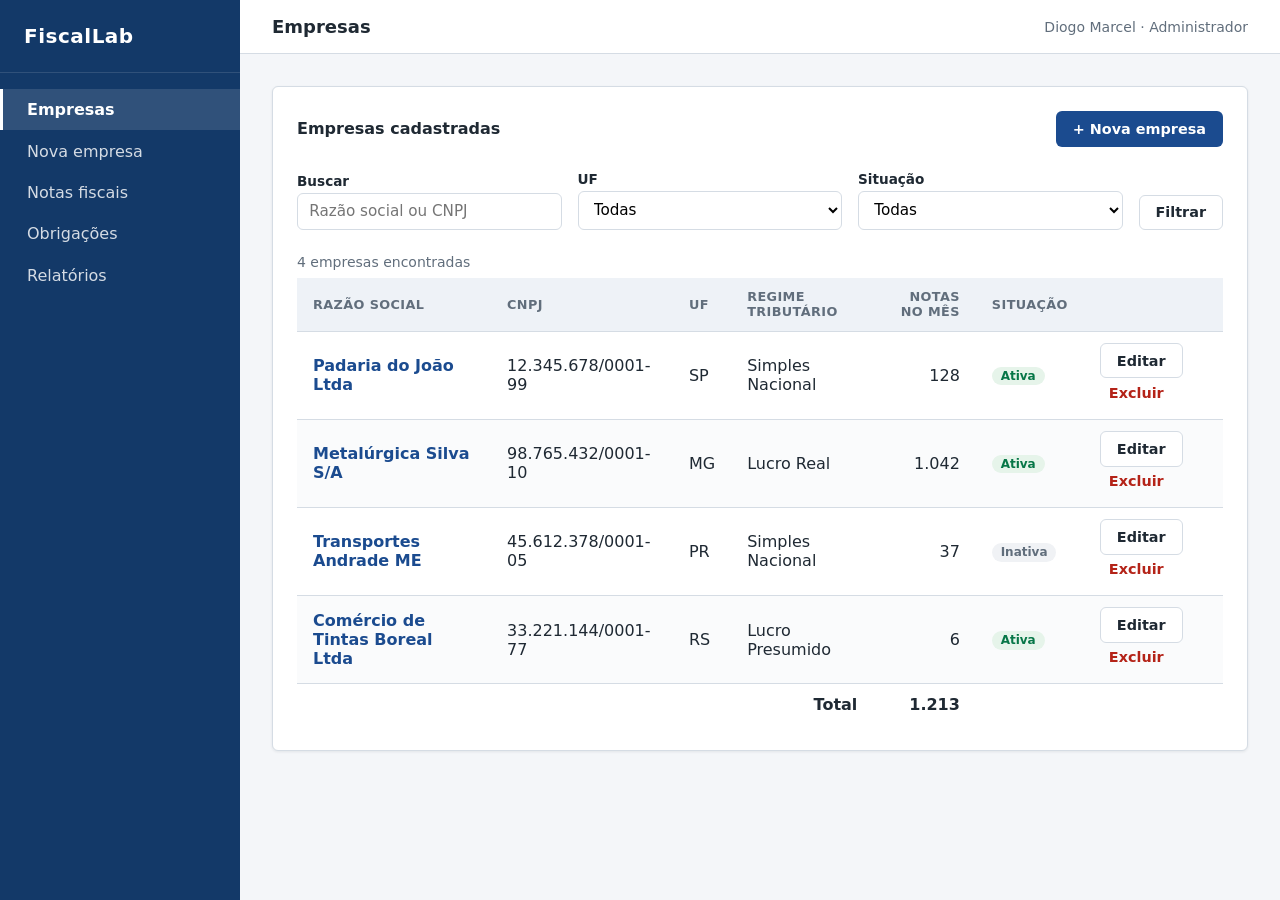
<file: semana-01/prototipo/index.html>
<!DOCTYPE html>
<!-- ============================================================
     FiscalLab — Semana 1 — Listagem de empresas (HTML estático)

     Ainda não existe servidor. Os dados abaixo estão escritos à mão
     no HTML de propósito: na Semana 5 este arquivo vira uma página
     Razor e o @foreach gera essas linhas a partir do banco.
     ============================================================ -->
<html lang="pt-BR">
<head>
  <!-- UTF-8 antes de qualquer texto, senão acentos quebram -->
  <meta charset="UTF-8">
  <!-- sem esta linha o celular renderiza a 980px e encolhe tudo -->
  <meta name="viewport" content="width=device-width, initial-scale=1.0">
  <title>Empresas · FiscalLab</title>
  <link rel="stylesheet" href="css/estilos.css">
</head>
<body>

  <!-- .pagina é o grid de 2 colunas x 2 linhas (ver CSS, bloco 3) -->
  <div class="pagina">

    <!-- ============ MENU LATERAL ============
         <nav> em vez de <div>: leitor de tela oferece
         "pular para a navegação". Semântica não é enfeite. -->
    <nav class="menu" aria-label="Navegação principal">
      <div class="menu__marca">FiscalLab</div>

      <!-- Menu é uma LISTA de links. O CSS tira as bolinhas. -->
      <ul class="menu__lista">
        <li>
          <!-- aria-current="page" diz ao leitor de tela qual é a página atual;
               a classe --ativo cuida da parte visual. Os dois são necessários. -->
          <a class="menu__link menu__link--ativo" href="index.html" aria-current="page">Empresas</a>
        </li>
        <li><a class="menu__link" href="cadastro.html">Nova empresa</a></li>
        <li><a class="menu__link" href="notas.html">Notas fiscais</a></li>
        <li><a class="menu__link" href="#">Obrigações</a></li>
        <li><a class="menu__link" href="#">Relatórios</a></li>
      </ul>
    </nav>

    <!-- ============ CABEÇALHO ============ -->
    <header class="cabecalho">
      <h1 class="cabecalho__titulo">Empresas</h1>
      <span class="cabecalho__usuario">Diogo Marcel · Administrador</span>
    </header>

    <!-- ============ CONTEÚDO ============
         <main>: um único por página. É o alvo do "pular para o conteúdo". -->
    <main class="conteudo">

      <section class="cartao">

        <div class="cartao__cabecalho">
          <h2 class="cartao__titulo">Empresas cadastradas</h2>
          <!-- Link estilizado de botão. Navegar = <a>. Só use <button>
               quando a ação NÃO é ir para outra URL. -->
          <a class="botao botao--primario" href="cadastro.html">+ Nova empresa</a>
        </div>

        <!-- ============ FILTRO ============
             method="get": filtro NÃO altera nada no servidor, então é GET.
             Consequência prática: os critérios vão na query string
             (?termo=padaria&uf=SP), a URL fica compartilhável e o F5
             não reenvia nada. Formulário que ALTERA dados usa POST.
             Na Semana 8 este mesmo form ganha hx-get e troca só o <tbody>. -->
        <form class="filtro" action="index.html" method="get">
          <div class="campo">
            <label class="campo__rotulo" for="termo">Buscar</label>
            <input class="campo__entrada" type="search" id="termo" name="termo"
                   placeholder="Razão social ou CNPJ">
          </div>

          <div class="campo">
            <label class="campo__rotulo" for="uf">UF</label>
            <select class="campo__entrada" id="uf" name="uf">
              <!-- value="" = "sem filtro". O texto é para o humano,
                   o value é o que chega ao servidor. -->
              <option value="">Todas</option>
              <option value="SP">São Paulo</option>
              <option value="MG">Minas Gerais</option>
              <option value="PR">Paraná</option>
              <option value="RS">Rio Grande do Sul</option>
            </select>
          </div>

          <div class="campo">
            <label class="campo__rotulo" for="situacao">Situação</label>
            <select class="campo__entrada" id="situacao" name="situacao">
              <option value="">Todas</option>
              <option value="ativa">Ativa</option>
              <option value="inativa">Inativa</option>
            </select>
          </div>

          <button class="botao botao--secundario" type="submit">Filtrar</button>
        </form>

        <!-- ============ TABELA ============
             Dado tabular => <table>. (Layout de página => Grid, nunca table.) -->
        <table class="tabela">
          <caption>4 empresas encontradas</caption>

          <!-- scope="col" informa ao leitor de tela que o <th> rotula a COLUNA -->
          <thead>
            <tr>
              <th scope="col">Razão social</th>
              <th scope="col">CNPJ</th>
              <th scope="col">UF</th>
              <th scope="col">Regime tributário</th>
              <th scope="col" class="numerico">Notas no mês</th>
              <th scope="col">Situação</th>
              <th scope="col"><span class="visualmente-oculto">Ações</span></th>
            </tr>
          </thead>

          <!-- ATENÇÃO: este <tbody> é o alvo do HTMX na Semana 8.
               hx-target="#lista-empresas" hx-swap="innerHTML" vai
               substituir exatamente estas linhas, sem recarregar a página. -->
          <tbody id="lista-empresas">
            <tr>
              <td><a href="detalhe.html">Padaria do João Ltda</a></td>
              <td>12.345.678/0001-99</td>
              <td>SP</td>
              <td>Simples Nacional</td>
              <td class="numerico">128</td>
              <td><span class="etiqueta etiqueta--ativa">Ativa</span></td>
              <td>
                <a class="botao botao--secundario" href="cadastro.html">Editar</a>
                <!-- type="button" é obrigatório: dentro de um <form>, um
                     <button> sem type vira submit. Fora dele não faz mal,
                     mas o hábito evita o bug clássico. -->
                <button class="botao botao--perigo" type="button">Excluir</button>
              </td>
            </tr>
            <tr>
              <td><a href="detalhe.html">Metalúrgica Silva S/A</a></td>
              <td>98.765.432/0001-10</td>
              <td>MG</td>
              <td>Lucro Real</td>
              <td class="numerico">1.042</td>
              <td><span class="etiqueta etiqueta--ativa">Ativa</span></td>
              <td>
                <a class="botao botao--secundario" href="cadastro.html">Editar</a>
                <button class="botao botao--perigo" type="button">Excluir</button>
              </td>
            </tr>
            <tr>
              <td><a href="detalhe.html">Transportes Andrade ME</a></td>
              <td>45.612.378/0001-05</td>
              <td>PR</td>
              <td>Simples Nacional</td>
              <td class="numerico">37</td>
              <td><span class="etiqueta etiqueta--inativa">Inativa</span></td>
              <td>
                <a class="botao botao--secundario" href="cadastro.html">Editar</a>
                <button class="botao botao--perigo" type="button">Excluir</button>
              </td>
            </tr>
            <tr>
              <td><a href="detalhe.html">Comércio de Tintas Boreal Ltda</a></td>
              <td>33.221.144/0001-77</td>
              <td>RS</td>
              <td>Lucro Presumido</td>
              <td class="numerico">6</td>
              <td><span class="etiqueta etiqueta--ativa">Ativa</span></td>
              <td>
                <a class="botao botao--secundario" href="cadastro.html">Editar</a>
                <button class="botao botao--perigo" type="button">Excluir</button>
              </td>
            </tr>
          </tbody>

          <!-- Total agregado da coluna "Notas no mês".
               colspan="4" pula Razão/CNPJ/UF/Regime; a célula com a soma
               fica sob "Notas no mês"; colspan="2" cobre Situação/Ações. -->
          <tfoot>
            <tr>
              <td colspan="4">Total</td>
              <td class="numerico">1.213</td>
              <td colspan="2"></td>
            </tr>
          </tfoot>
        </table>

      </section>
    </main>
  </div>

</body>
</html>
</file>
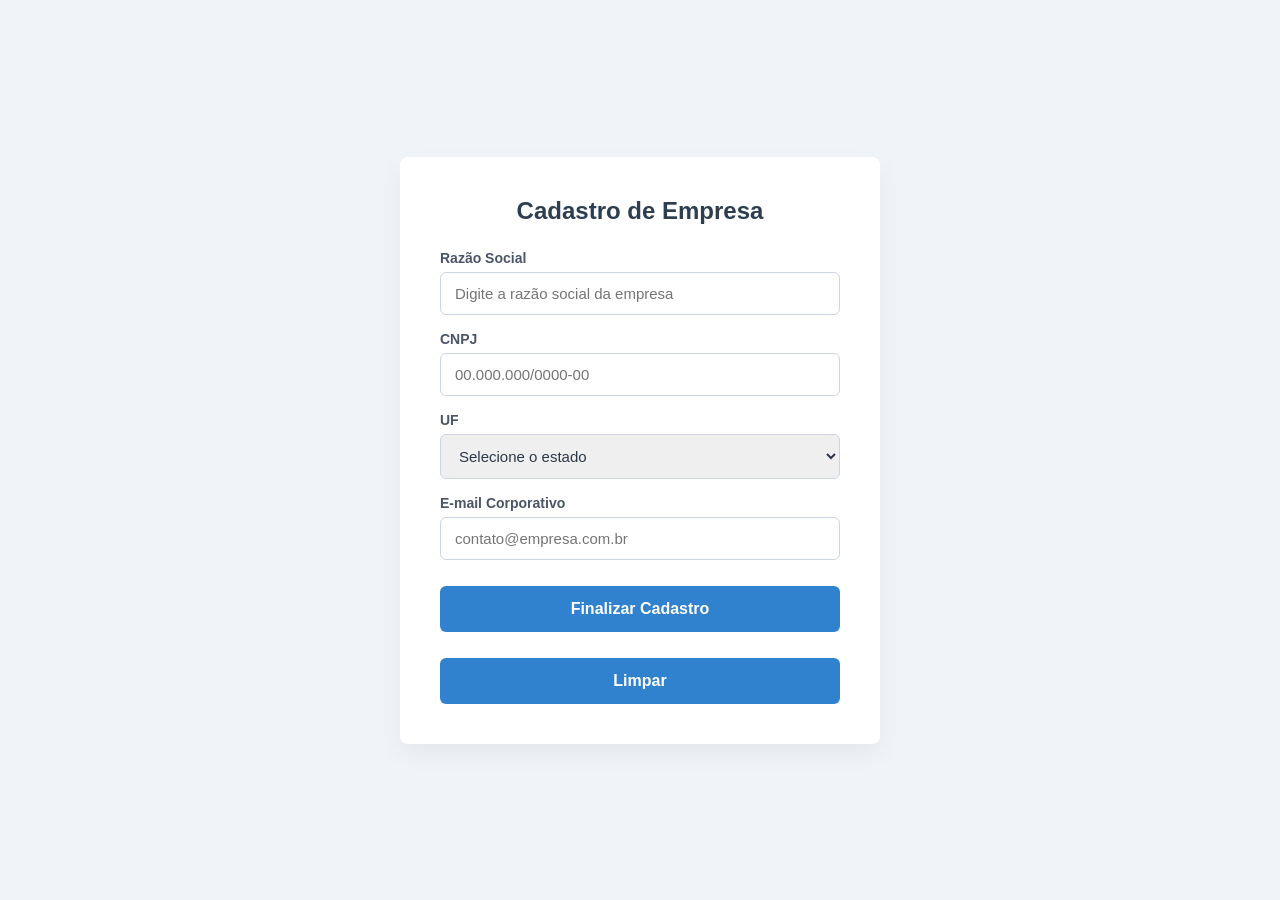
<file: semana-01/Exercícios/cadastro_empresa.html>
<!DOCTYPE html>
<html lang="pt-BR">
<head>
    <meta charset="UTF-8">
    <meta name="viewport" content="width=device-width, initial-scale=1.0">
    <title>Cadastro de Empresa</title>
    <style>
        /* Reset básico e tipografia */
        * {
            box-sizing: border-box;
            margin: 0;
            padding: 0;
            font-family: 'Segoe UI', Roboto, Helvetica, Arial, sans-serif;
        }

        /* Flexbox no Body para centralizar o formulário na tela */
        body {
            background-color: #f0f4f8;
            display: flex;
            justify-content: center;
            align-items: center;
            min-height: 100vh;
            padding: 20px;
        }

        /* Container do formulário também usa Flexbox */
        .form-container {
            background-color: #ffffff;
            padding: 40px;
            border-radius: 8px;
            box-shadow: 0 10px 25px rgba(0, 0, 0, 0.05);
            width: 100%;
            max-width: 480px;
            display: flex;
            flex-direction: column;
            gap: 25px; /* Espaçamento entre o título e o formulário */
        }

        .form-container h2 {
            color: #2c3e50;
            text-align: center;
            font-size: 24px;
        }

        /* O formulário em si usando Flexbox em coluna */
        form {
            display: flex;
            flex-direction: column;
            gap: 16px; /* Espaçamento uniforme entre os campos */
        }

        /* Cada grupo (label + input) em Flexbox */
        .form-group {
            display: flex;
            flex-direction: column;
            gap: 6px;
        }

        .form-group label {
            font-size: 14px;
            color: #4a5568;
            font-weight: 600;
        }

        .form-group input, 
        .form-group select {
            padding: 12px 14px;
            border: 1px solid #cbd5e0;
            border-radius: 6px;
            font-size: 15px;
            color: #2d3748;
            transition: all 0.2s ease;
        }

        .form-group input:focus, 
        .form-group select:focus {
            border-color: #3182ce;
            box-shadow: 0 0 0 3px rgba(49, 130, 206, 0.15);
            outline: none;
        }

        /* Estilização do botão */
        .btn-submit {
            background-color: #3182ce;
            color: white;
            border: none;
            padding: 14px;
            font-size: 16px;
            border-radius: 6px;
            cursor: pointer;
            font-weight: 600;
            margin-top: 10px;
            transition: background-color 0.2s ease;
        }

        .btn-submit:hover {
            background-color: #2b6cb0;
        }
    </style>
</head>
<body>

    <div class="form-container">
        <h2>Cadastro de Empresa</h2>
        
        <!-- O formulário aponta para httpbin.org, um serviço de testes que ecoa a requisição, 
             permitindo ver o POST real no DevTools e o resultado na tela. -->
        <form action="https://httpbin.org/post" method="POST">
            <div class="form-group">
                <label for="razao_social">Razão Social</label>
                <input type="text" id="razao_social" name="razao_social" required placeholder="Digite a razão social da empresa">
            </div>

            <div class="form-group">
                <label for="cnpj">CNPJ</label>
                <input type="text" id="cnpj" name="cnpj" required placeholder="00.000.000/0000-00">
            </div>

            <div class="form-group">
                <label for="uf">UF</label>
                <select id="uf" name="uf" required>
                    <option value="" disabled selected>Selecione o estado</option>
                    <option value="PR">Paraná (PR)</option>
                    <option value="SP">São Paulo (SP)</option>
                    <option value="RJ">Rio de Janeiro (RJ)</option>
                    <option value="MG">Minas Gerais (MG)</option>
                    <option value="SC">Santa Catarina (SC)</option>
                    <option value="RS">Rio Grande do Sul (RS)</option>
                    <!-- Simplificado para o exemplo -->
                </select>
            </div>

            <div class="form-group">
                <label for="email">E-mail Corporativo</label>
                <input type="email" id="email" name="email" required placeholder="contato@empresa.com.br">
            </div>

            <button type="submit" class="btn-submit">Finalizar Cadastro</button>
            <button type="button" class="btn-submit">Limpar</button>

        </form>
    </div>

</body>
</html>
</file>
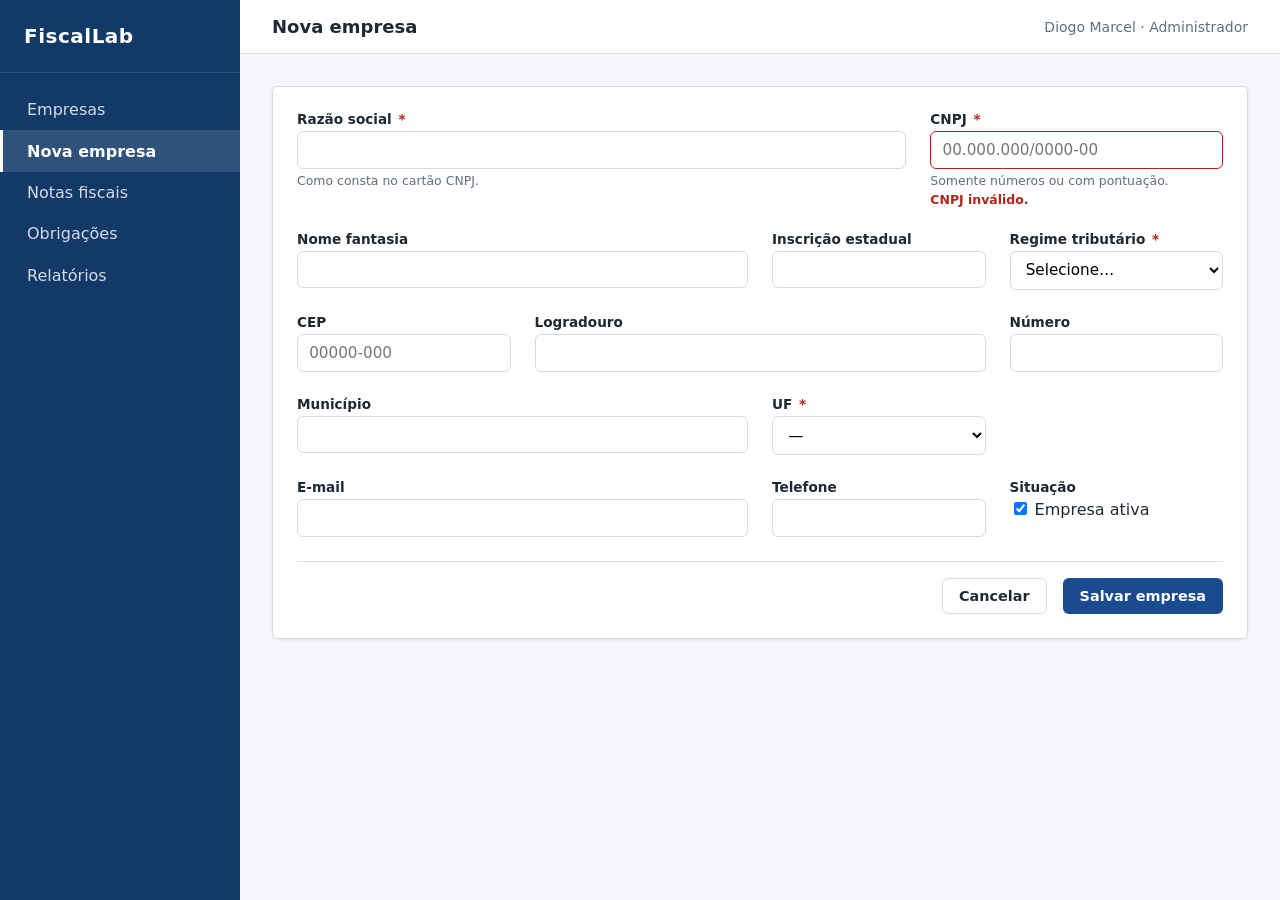
<file: semana-01/prototipo/cadastro.html>
<!DOCTYPE html>
<!-- ============================================================
     FiscalLab — Semana 1 — Cadastro de empresa (HTML estático)

     Este formulário não salva nada: não existe servidor ainda.
     Ao enviar, o navegador vai tentar POST em /empresas/criar e
     dará 404 — E ISSO É O EXERCÍCIO. Abra o DevTools → Network,
     envie, e observe a requisição que o <form> gerou: método,
     caminho, headers e o corpo com os campos.

     Na Semana 5 este arquivo vira Cadastro.cshtml, os `name`
     abaixo alimentam o model binding, e o handler OnPostAsync
     recebe uma instância de Empresa já preenchida.
     ============================================================ -->
<html lang="pt-BR">
<head>
  <meta charset="UTF-8">
  <meta name="viewport" content="width=device-width, initial-scale=1.0">
  <title>Nova empresa · FiscalLab</title>
  <link rel="stylesheet" href="css/estilos.css">
</head>
<body>

  <div class="pagina">

    <nav class="menu" aria-label="Navegação principal">
      <div class="menu__marca">FiscalLab</div>
      <ul class="menu__lista">
        <li><a class="menu__link" href="index.html">Empresas</a></li>
        <li><a class="menu__link menu__link--ativo" href="cadastro.html" aria-current="page">Nova empresa</a></li>
        <li><a class="menu__link" href="notas.html">Notas fiscais</a></li>
        <li><a class="menu__link" href="#">Obrigações</a></li>
        <li><a class="menu__link" href="#">Relatórios</a></li>
      </ul>
    </nav>

    <header class="cabecalho">
      <h1 class="cabecalho__titulo">Nova empresa</h1>
      <span class="cabecalho__usuario">Diogo Marcel · Administrador</span>
    </header>

    <main class="conteudo">
      <section class="cartao">

        <!-- ============ FORMULÁRIO ============
             action = para onde vai   |   method="post" porque ALTERA dados.

             Por que POST e não GET aqui:
               1. GET colocaria o CNPJ e o e-mail na URL (histórico, logs do
                  servidor, referer). Dado cadastral não vai em query string.
               2. GET deve ser "seguro" (não altera nada). Cadastrar altera.
               3. URL tem limite de tamanho; corpo de POST, na prática, não.

             Se houvesse upload de arquivo (XML da NF-e), acrescentaria
             enctype="multipart/form-data". -->
        <form class="formulario" action="/empresas/criar" method="post">

          <!-- Campo hidden: invisível na tela, MAS ENVIADO ao servidor.
               É exatamente a "terceira forma de simular estado" da Teoria 1:
               o servidor não lembra qual registro está sendo editado, então
               o próprio HTML carrega essa informação de volta a cada envio.
               Vazio = criação; preenchido = edição. -->
          <input type="hidden" name="id" value="">

          <!-- ---------- Identificação ---------- -->

          <!-- .campo--8 => ocupa 8 das 12 colunas do grid do formulário -->
          <div class="campo campo--8">
            <!-- for="razaoSocial" aponta para o id do input:
                 clicar no texto foca o campo e o leitor de tela anuncia o rótulo. -->
            <label class="campo__rotulo" for="razaoSocial">
              Razão social <span class="campo__obrigatorio" aria-hidden="true">*</span>
            </label>
            <!-- name="razaoSocial"  -> chave que chega ao servidor
                 id="razaoSocial"    -> identificador na página (label/CSS/JS)
                 maxlength           -> limite no cliente; o servidor REVALIDA -->
            <input class="campo__entrada" type="text"
                   id="razaoSocial" name="razaoSocial"
                   maxlength="120" required
                   autocomplete="organization">
            <span class="campo__ajuda">Como consta no cartão CNPJ.</span>
          </div>

          <div class="campo campo--4">
            <label class="campo__rotulo" for="cnpj">
              CNPJ <span class="campo__obrigatorio" aria-hidden="true">*</span>
            </label>
            <!-- inputmode="numeric" => teclado numérico no celular, sem impedir
                 colar texto formatado.
                 pattern => validação de FORMATO no navegador. NÃO valida o
                 dígito verificador — isso é regra de negócio e fica no servidor
                 (você escreve na Semana 2). -->
            <input class="campo__entrada campo__entrada--erro" type="text"
                   id="cnpj" name="cnpj"
                   inputmode="numeric"
                   pattern="\d{2}\.?\d{3}\.?\d{3}/?\d{4}-?\d{2}"
                   placeholder="00.000.000/0000-00" required
                   aria-invalid="true"
                   aria-describedby="ajuda-cnpj erro-cnpj">
            <!-- A classe --erro pinta a borda de vermelho: isso é para quem
                 ENXERGA. Para o leitor de tela quem faz o trabalho é o par:
                 aria-invalid="true"  => anuncia o campo como "inválido";
                 aria-describedby     => aceita LISTA separada por espaço, então
                                         lê a ajuda E a mensagem de erro.
                 Sem os dois, o campo continua "válido e sem erro" no leitor.
                 Na Semana 8 o HTMX devolve este fragmento no blur do campo —
                 e o HTML gerado no servidor precisa destes mesmos atributos. -->
            <span class="campo__ajuda" id="ajuda-cnpj">Somente números ou com pontuação.</span>
            <!-- Estado de erro: na Semana 5 quem decide exibir é o servidor. -->
            <span class="campo__erro" id="erro-cnpj">CNPJ inválido.</span>
          </div>

          <div class="campo campo--6">
            <label class="campo__rotulo" for="nomeFantasia">Nome fantasia</label>
            <input class="campo__entrada" type="text"
                   id="nomeFantasia" name="nomeFantasia" maxlength="120">
          </div>

          <div class="campo campo--3">
            <label class="campo__rotulo" for="inscricaoEstadual">Inscrição estadual</label>
            <input class="campo__entrada" type="text"
                   id="inscricaoEstadual" name="inscricaoEstadual" maxlength="20">
          </div>

          <div class="campo campo--3">
            <label class="campo__rotulo" for="regimeTributario">
              Regime tributário <span class="campo__obrigatorio" aria-hidden="true">*</span>
            </label>
            <select class="campo__entrada" id="regimeTributario" name="regimeTributario" required>
              <option value="">Selecione…</option>
              <option value="1">Simples Nacional</option>
              <option value="2">Lucro Presumido</option>
              <option value="3">Lucro Real</option>
            </select>
          </div>

          <!-- ---------- Endereço ----------
               Na Semana 6 este bloco inteiro vira a Partial View
               _BlocoEndereco: é HTML repetido que recebe dados prontos
               da página — critério exato de Partial View. -->

          <div class="campo campo--3">
            <label class="campo__rotulo" for="cep">CEP</label>
            <input class="campo__entrada" type="text"
                   id="cep" name="cep" inputmode="numeric"
                   placeholder="00000-000" maxlength="9"
                   autocomplete="postal-code">
          </div>

          <div class="campo campo--6">
            <label class="campo__rotulo" for="logradouro">Logradouro</label>
            <input class="campo__entrada" type="text"
                   id="logradouro" name="logradouro" maxlength="150"
                   autocomplete="street-address">
          </div>

          <div class="campo campo--3">
            <label class="campo__rotulo" for="numero">Número</label>
            <input class="campo__entrada" type="text" id="numero" name="numero" maxlength="10">
          </div>

          <div class="campo campo--6">
            <label class="campo__rotulo" for="municipio">Município</label>
            <input class="campo__entrada" type="text" id="municipio" name="municipio" maxlength="100">
          </div>

          <div class="campo campo--3">
            <label class="campo__rotulo" for="ufEmpresa">
              UF <span class="campo__obrigatorio" aria-hidden="true">*</span>
            </label>
            <select class="campo__entrada" id="ufEmpresa" name="uf" required>
              <option value="">—</option>
              <option value="MG">MG</option>
              <option value="PR">PR</option>
              <option value="RS">RS</option>
              <option value="SC">SC</option>
              <option value="SP">SP</option>
            </select>
          </div>

          <!-- ---------- Contato ---------- -->

          <div class="campo campo--6">
            <label class="campo__rotulo" for="email">E-mail</label>
            <!-- type="email" faz o navegador checar o formato e trocar
                 o teclado do celular. Não garante que o e-mail exista. -->
            <input class="campo__entrada" type="email"
                   id="email" name="email" maxlength="120"
                   autocomplete="email">
          </div>

          <div class="campo campo--3">
            <label class="campo__rotulo" for="telefone">Telefone</label>
            <input class="campo__entrada" type="tel"
                   id="telefone" name="telefone" maxlength="20">
          </div>

          <!-- PEGADINHA CLÁSSICA: checkbox desmarcado NÃO é enviado.
               O servidor não recebe "ativa=false"; ele não recebe "ativa"
               nenhum. Quem trata isso é o model binding do ASP.NET Core
               (bool não enviado => false). Em Razor Pages, o Tag Helper
               asp-for gera um <input type="hidden" value="false"> junto,
               exatamente por causa disso. -->
          <div class="campo campo--3">
            <label class="campo__rotulo" for="ativa">Situação</label>
            <label>
              <input type="checkbox" id="ativa" name="ativa" value="true" checked>
              Empresa ativa
            </label>
            <input type="hidden" name="ativa" value="false">
          </div>

          <!-- ---------- Ações ---------- -->
          <div class="formulario__acoes">
            <a class="botao botao--secundario" href="index.html">Cancelar</a>
            <!-- type="submit" explícito: é o que dispara a requisição HTTP -->
            <button class="botao botao--primario" type="submit">Salvar empresa</button>
          </div>

        </form>
      </section>
    </main>
  </div>

</body>
</html>
</file>
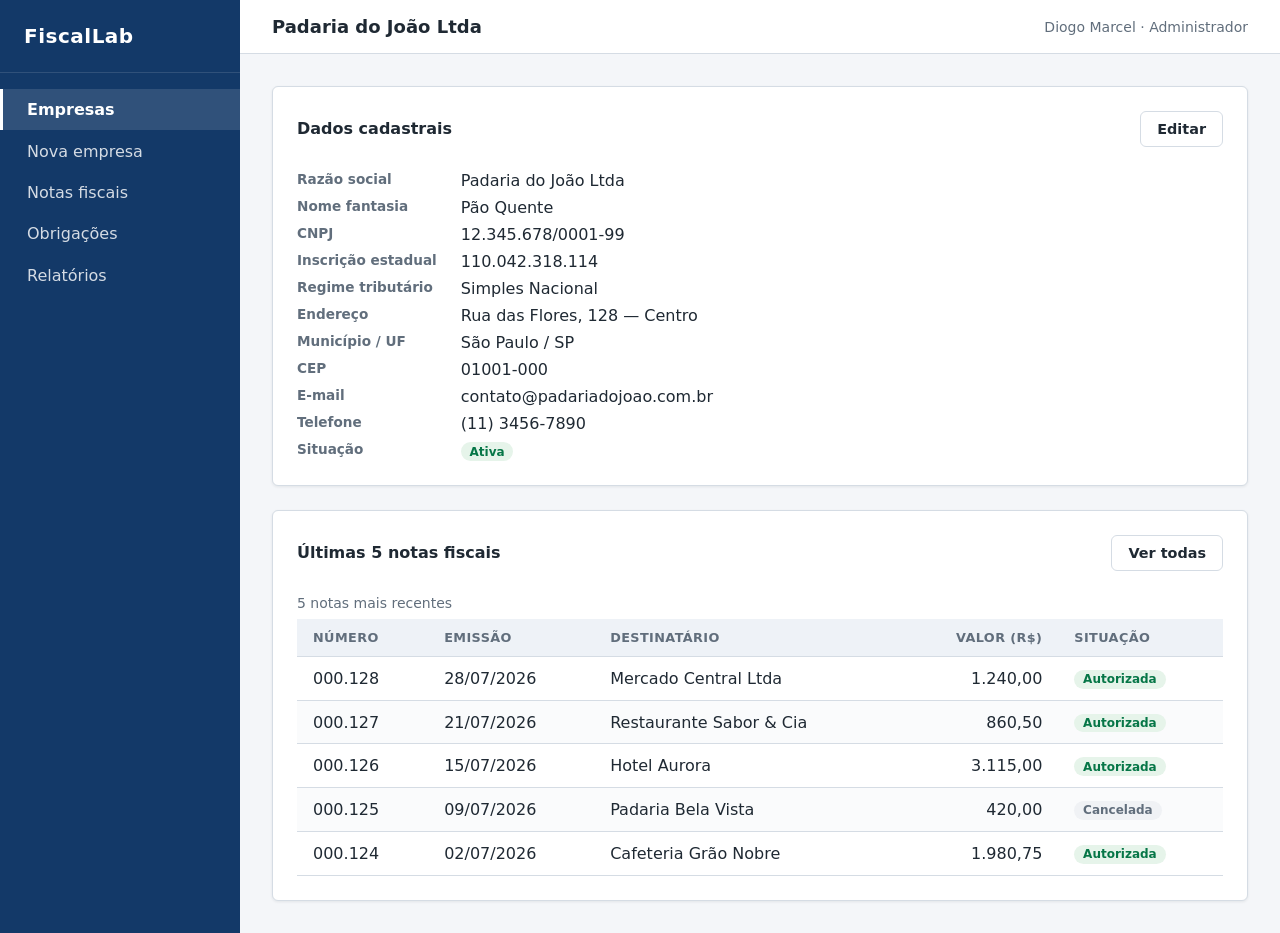
<file: semana-01/prototipo/detalhe.html>
<!DOCTYPE html>
<!-- ============================================================
     FiscalLab — Semana 1 — Detalhe da empresa (HTML estático)

     Duas colunas de dados (rótulo à esquerda, valor à direita)
     com CSS Grid + tabela com as últimas 5 notas fiscais dela.
     Reaproveita .cartao, .tabela, .etiqueta. A única classe nova
     (.dados) existe porque o layout de 2 colunas precisa de um grid.
     ============================================================ -->
<html lang="pt-BR">
<head>
  <meta charset="UTF-8">
  <meta name="viewport" content="width=device-width, initial-scale=1.0">
  <title>Padaria do João Ltda · FiscalLab</title>
  <link rel="stylesheet" href="css/estilos.css">
</head>
<body>

  <div class="pagina">

    <nav class="menu" aria-label="Navegação principal">
      <div class="menu__marca">FiscalLab</div>
      <ul class="menu__lista">
        <li><a class="menu__link menu__link--ativo" href="index.html" aria-current="page">Empresas</a></li>
        <li><a class="menu__link" href="cadastro.html">Nova empresa</a></li>
        <li><a class="menu__link" href="notas.html">Notas fiscais</a></li>
        <li><a class="menu__link" href="#">Obrigações</a></li>
        <li><a class="menu__link" href="#">Relatórios</a></li>
      </ul>
    </nav>

    <header class="cabecalho">
      <h1 class="cabecalho__titulo">Padaria do João Ltda</h1>
      <span class="cabecalho__usuario">Diogo Marcel · Administrador</span>
    </header>

    <main class="conteudo">

      <!-- ============ DADOS DA EMPRESA ============ -->
      <section class="cartao">
        <div class="cartao__cabecalho">
          <h2 class="cartao__titulo">Dados cadastrais</h2>
          <a class="botao botao--secundario" href="cadastro.html">Editar</a>
        </div>

        <!-- <dl>: lista de pares rótulo/valor. Semanticamente correto
             para dados de descrição. O grid põe dt e dd lado a lado. -->
        <dl class="dados">
          <dt>Razão social</dt>          <dd>Padaria do João Ltda</dd>
          <dt>Nome fantasia</dt>         <dd>Pão Quente</dd>
          <dt>CNPJ</dt>                  <dd>12.345.678/0001-99</dd>
          <dt>Inscrição estadual</dt>    <dd>110.042.318.114</dd>
          <dt>Regime tributário</dt>     <dd>Simples Nacional</dd>
          <dt>Endereço</dt>             <dd>Rua das Flores, 128 — Centro</dd>
          <dt>Município / UF</dt>        <dd>São Paulo / SP</dd>
          <dt>CEP</dt>                   <dd>01001-000</dd>
          <dt>E-mail</dt>                <dd>contato@padariadojoao.com.br</dd>
          <dt>Telefone</dt>             <dd>(11) 3456-7890</dd>
          <dt>Situação</dt>             <dd><span class="etiqueta etiqueta--ativa">Ativa</span></dd>
        </dl>
      </section>

      <!-- ============ ÚLTIMAS NOTAS ============ -->
      <section class="cartao">
        <div class="cartao__cabecalho">
          <h2 class="cartao__titulo">Últimas 5 notas fiscais</h2>
          <a class="botao botao--secundario" href="notas.html">Ver todas</a>
        </div>

        <table class="tabela">
          <caption>5 notas mais recentes</caption>
          <thead>
            <tr>
              <th scope="col">Número</th>
              <th scope="col">Emissão</th>
              <th scope="col">Destinatário</th>
              <th scope="col" class="numerico">Valor (R$)</th>
              <th scope="col">Situação</th>
            </tr>
          </thead>
          <tbody>
            <tr>
              <td>000.128</td>
              <td>28/07/2026</td>
              <td>Mercado Central Ltda</td>
              <td class="numerico">1.240,00</td>
              <td><span class="etiqueta etiqueta--ativa">Autorizada</span></td>
            </tr>
            <tr>
              <td>000.127</td>
              <td>21/07/2026</td>
              <td>Restaurante Sabor & Cia</td>
              <td class="numerico">860,50</td>
              <td><span class="etiqueta etiqueta--ativa">Autorizada</span></td>
            </tr>
            <tr>
              <td>000.126</td>
              <td>15/07/2026</td>
              <td>Hotel Aurora</td>
              <td class="numerico">3.115,00</td>
              <td><span class="etiqueta etiqueta--ativa">Autorizada</span></td>
            </tr>
            <tr>
              <td>000.125</td>
              <td>09/07/2026</td>
              <td>Padaria Bela Vista</td>
              <td class="numerico">420,00</td>
              <td><span class="etiqueta etiqueta--inativa">Cancelada</span></td>
            </tr>
            <tr>
              <td>000.124</td>
              <td>02/07/2026</td>
              <td>Cafeteria Grão Nobre</td>
              <td class="numerico">1.980,75</td>
              <td><span class="etiqueta etiqueta--ativa">Autorizada</span></td>
            </tr>
          </tbody>
        </table>
      </section>

    </main>
  </div>

</body>
</html>
</file>
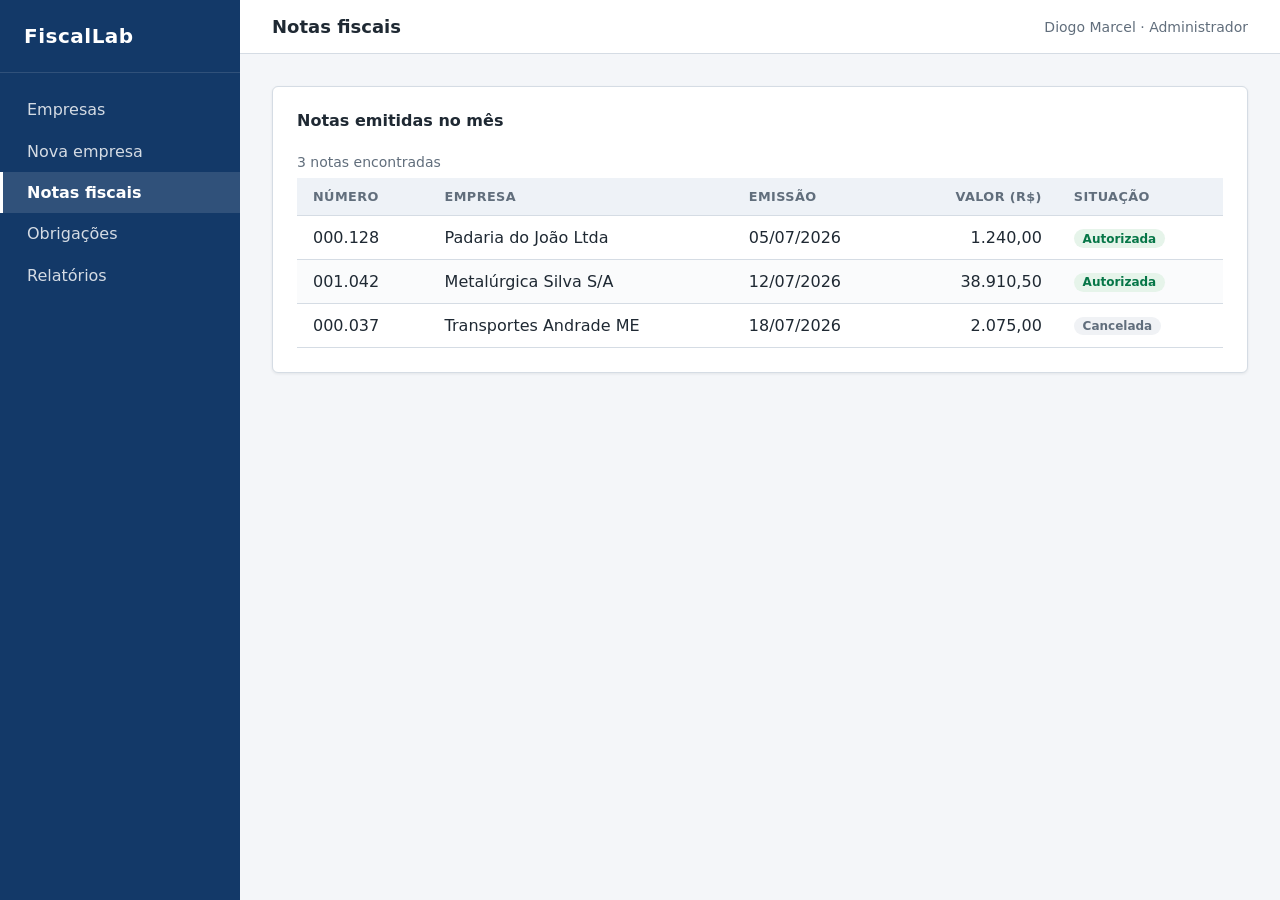
<file: semana-01/prototipo/notas.html>
<!DOCTYPE html>
<!-- ============================================================
     FiscalLab — Semana 1 — Notas fiscais (HTML estático)
     Cópia enxuta do index.html: mesmo shell (menu + cabeçalho +
     cartão), com o item "Notas fiscais" ativo no menu.
     ============================================================ -->
<html lang="pt-BR">
<head>
  <meta charset="UTF-8">
  <meta name="viewport" content="width=device-width, initial-scale=1.0">
  <title>Notas fiscais · FiscalLab</title>
  <link rel="stylesheet" href="css/estilos.css">
</head>
<body>

  <div class="pagina">

    <nav class="menu" aria-label="Navegação principal">
      <div class="menu__marca">FiscalLab</div>
      <ul class="menu__lista">
        <!-- "Empresas" agora INATIVO: sem --ativo e sem aria-current -->
        <li><a class="menu__link" href="index.html">Empresas</a></li>
        <li><a class="menu__link" href="cadastro.html">Nova empresa</a></li>
        <!-- "Notas fiscais" ATIVO: classe --ativo + aria-current="page" -->
        <li><a class="menu__link menu__link--ativo" href="notas.html" aria-current="page">Notas fiscais</a></li>
        <li><a class="menu__link" href="#">Obrigações</a></li>
        <li><a class="menu__link" href="#">Relatórios</a></li>
      </ul>
    </nav>

    <header class="cabecalho">
      <h1 class="cabecalho__titulo">Notas fiscais</h1>
      <span class="cabecalho__usuario">Diogo Marcel · Administrador</span>
    </header>

    <main class="conteudo">
      <section class="cartao">

        <div class="cartao__cabecalho">
          <h2 class="cartao__titulo">Notas emitidas no mês</h2>
        </div>

        <table class="tabela">
          <caption>3 notas encontradas</caption>
          <thead>
            <tr>
              <th scope="col">Número</th>
              <th scope="col">Empresa</th>
              <th scope="col">Emissão</th>
              <th scope="col" class="numerico">Valor (R$)</th>
              <th scope="col">Situação</th>
            </tr>
          </thead>
          <tbody>
            <tr>
              <td>000.128</td>
              <td>Padaria do João Ltda</td>
              <td>05/07/2026</td>
              <td class="numerico">1.240,00</td>
              <td><span class="etiqueta etiqueta--ativa">Autorizada</span></td>
            </tr>
            <tr>
              <td>001.042</td>
              <td>Metalúrgica Silva S/A</td>
              <td>12/07/2026</td>
              <td class="numerico">38.910,50</td>
              <td><span class="etiqueta etiqueta--ativa">Autorizada</span></td>
            </tr>
            <tr>
              <td>000.037</td>
              <td>Transportes Andrade ME</td>
              <td>18/07/2026</td>
              <td class="numerico">2.075,00</td>
              <td><span class="etiqueta etiqueta--inativa">Cancelada</span></td>
            </tr>
          </tbody>
        </table>

      </section>
    </main>
  </div>

</body>
</html>
</file>
<file: semana-01/prototipo/css/estilos.css>
/* ============================================================
   FiscalLab — protótipo estático (Semana 1)
   CSS puro, sem framework. Cada bloco comentado com o "porquê".
   ============================================================ */

/* ------------------------------------------------------------
   1. VARIÁVEIS (custom properties)
   Definidas em :root (o <html>), visíveis na página inteira.
   Trocar o tema = editar aqui, nada mais.
   ------------------------------------------------------------ */
:root {
  --cor-primaria: #1b4b8f;
  --cor-primaria-escura: #133968;
  --cor-texto: #1f2933;
  --cor-texto-suave: #616e7c;
  --cor-borda: #d5dce4;
  --cor-fundo: #f4f6f9;
  --cor-superficie: #ffffff;
  --cor-erro: #b42318;
  --cor-sucesso: #067647;

  --espaco-xs: 0.25rem;
  --espaco-sm: 0.5rem;
  --espaco-md: 1rem;
  --espaco-lg: 1.5rem;
  --espaco-xl: 2rem;

  --raio: 6px;
  --sombra: 0 1px 3px rgba(16, 24, 40, 0.08);
}

/* ------------------------------------------------------------
   2. RESET
   box-sizing: border-box em tudo — width passa a incluir
   padding e borda. Sem isso, todo cálculo de largura mente.
   ------------------------------------------------------------ */
*,
*::before,
*::after {
  box-sizing: border-box;
}

body {
  margin: 0;
  /* font-family herda para a página inteira (Teoria 3, herança) */
  font-family: "Segoe UI", system-ui, -apple-system, sans-serif;
  font-size: 1rem;
  color: var(--cor-texto);
  background-color: var(--cor-fundo);
}

/* ------------------------------------------------------------
   3. LAYOUT GERAL — CSS GRID
   Duas dimensões (linhas E colunas) => Grid, não Flexbox.
   grid-template-areas desenha o layout em ASCII: legível e
   fácil de reorganizar no @media do fim do arquivo.
   ------------------------------------------------------------ */
.pagina {
  display: grid;
  grid-template-columns: 240px 1fr;   /* menu fixo | conteúdo elástico */
  grid-template-rows: auto 1fr;       /* cabeçalho | corpo que estica */
  grid-template-areas:
    "menu cabecalho"
    "menu conteudo";
  min-height: 100vh;                  /* ocupa pelo menos a tela toda */
}

.menu      { grid-area: menu; }
.cabecalho { grid-area: cabecalho; }
/* O espaçamento entre os cartões é responsabilidade do PAI, não de cada
   filho. Uma regra aqui vale para qualquer quantidade de cartões, em
   qualquer página — e dispensa margin/style= no elemento. */
.conteudo  {
  grid-area: conteudo;
  padding: var(--espaco-xl);
  display: flex;
  flex-direction: column;
  gap: var(--espaco-lg);
}

/* ------------------------------------------------------------
   4. MENU LATERAL — FLEXBOX
   Uma dimensão (itens empilhados na vertical) => Flexbox.
   Grid por fora, Flexbox por dentro.
   ------------------------------------------------------------ */
.menu {
  display: flex;
  flex-direction: column;   /* eixo principal passa a ser o VERTICAL */
  background-color: var(--cor-primaria-escura);
  color: #fff;
  padding: var(--espaco-lg) 0;
}

.menu__marca {
  font-size: 1.25rem;
  font-weight: 700;
  letter-spacing: 0.5px;
  padding: 0 var(--espaco-lg) var(--espaco-lg);
  border-bottom: 1px solid rgba(255, 255, 255, 0.12);
  margin-bottom: var(--espaco-md);
}

.menu__lista {
  list-style: none;   /* remove as bolinhas do <ul> */
  margin: 0;
  padding: 0;
}

.menu__link {
  display: block;                    /* ocupa a linha toda => área de clique maior */
  padding: 0.7rem var(--espaco-lg);
  color: rgba(255, 255, 255, 0.82);
  text-decoration: none;
  border-left: 3px solid transparent; /* reservado, para o item ativo não "pular" */
}

.menu__link:hover {
  background-color: rgba(255, 255, 255, 0.08);
  color: #fff;
}

/* Estado ativo: aplicado no HTML da página correspondente.
   Na Semana 5 o Razor gera isso; aqui é manual, de propósito. */
.menu__link--ativo {
  background-color: rgba(255, 255, 255, 0.12);
  border-left-color: #ffffff;
  color: #fff;
  font-weight: 600;
}

/* Acessibilidade: foco de teclado sempre visível.
   Nunca use `outline: none` sem colocar outro indicador. */
.menu__link:focus-visible,
a:focus-visible,
button:focus-visible,
input:focus-visible,
select:focus-visible {
  outline: 2px solid #f5a623;
  outline-offset: 2px;
}

/* ------------------------------------------------------------
   5. CABEÇALHO
   Título à esquerda, usuário à direita:
   justify-content: space-between no eixo principal (horizontal).
   ------------------------------------------------------------ */
.cabecalho {
  display: flex;
  align-items: center;              /* centraliza no eixo cruzado (vertical) */
  justify-content: space-between;
  gap: var(--espaco-md);
  padding: var(--espaco-md) var(--espaco-xl);
  background-color: var(--cor-superficie);
  border-bottom: 1px solid var(--cor-borda);
}

.cabecalho__titulo {
  margin: 0;
  font-size: 1.125rem;
  font-weight: 600;
}

.cabecalho__usuario {
  color: var(--cor-texto-suave);
  font-size: 0.875rem;
}

/* ------------------------------------------------------------
   6. CARTÃO (superfície branca que envolve blocos de conteúdo)
   ------------------------------------------------------------ */
.cartao {
  background-color: var(--cor-superficie);
  border: 1px solid var(--cor-borda);
  border-radius: var(--raio);
  box-shadow: var(--sombra);
  padding: var(--espaco-lg);
}

.cartao__cabecalho {
  display: flex;
  align-items: center;
  justify-content: space-between;
  gap: var(--espaco-md);
  margin-bottom: var(--espaco-lg);
}

.cartao__titulo {
  margin: 0;
  font-size: 1rem;
  font-weight: 600;
}

/* ------------------------------------------------------------
   7. BOTÕES
   ------------------------------------------------------------ */
.botao {
  display: inline-flex;
  align-items: center;
  gap: var(--espaco-sm);
  padding: 0.55rem 1rem;
  border: 1px solid transparent;
  border-radius: var(--raio);
  font-size: 0.9rem;
  font-weight: 600;
  font-family: inherit;   /* <button> NÃO herda a fonte sozinho */
  cursor: pointer;
  text-decoration: none;  /* para quando o "botão" é um <a> */
}

.botao--primario {
  background-color: var(--cor-primaria);
  color: #fff;
}
.botao--primario:hover { background-color: var(--cor-primaria-escura); }

.botao--secundario {
  background-color: var(--cor-superficie);
  border-color: var(--cor-borda);
  color: var(--cor-texto);
}
.botao--secundario:hover { background-color: var(--cor-fundo); }

.botao--perigo {
  background-color: transparent;
  color: var(--cor-erro);
  border-color: transparent;
  padding: 0.35rem 0.5rem;
}
.botao--perigo:hover { background-color: #fdecea; }

/* ------------------------------------------------------------
   8. TABELA
   <thead>/<tbody> separados de propósito: na Semana 8 o HTMX
   troca SÓ o <tbody> ao filtrar/paginar.
   ------------------------------------------------------------ */
.tabela {
  width: 100%;
  border-collapse: collapse;  /* junta as bordas das células numa só linha */
}

.tabela caption {
  text-align: left;
  color: var(--cor-texto-suave);
  font-size: 0.875rem;
  padding-bottom: var(--espaco-sm);
}

.tabela th,
.tabela td {
  text-align: left;
  padding: 0.7rem var(--espaco-md);
  border-bottom: 1px solid var(--cor-borda);
}

.tabela thead th {
  background-color: #eef2f7;
  font-size: 0.8rem;
  text-transform: uppercase;
  letter-spacing: 0.4px;
  color: var(--cor-texto-suave);
}

/* Link de texto na tabela (razão social => detalhe).
   :not(.botao) evita pegar os links estilizados como botão. */
.tabela td a:not(.botao) {
  color: var(--cor-primaria);
  font-weight: 600;
  text-decoration: none;
}
.tabela td a:not(.botao):hover { text-decoration: underline; }

/* Zebra: seletor estrutural, sem precisar de classe em cada <tr> */
.tabela tbody tr:nth-child(even) { background-color: #fafbfc; }
.tabela tbody tr:hover           { background-color: #eef4fc; }

/* Rodapé da tabela: total agregado, à direita e em negrito. */
.tabela tfoot td {
  text-align: right;
  font-weight: 700;
  border-bottom: none;
}

/* Números alinhados à direita e com largura fixa por dígito:
   as vírgulas ficam alinhadas na vertical. Detalhe que separa
   tela amadora de tela profissional em sistema fiscal. */
.tabela .numerico {
  text-align: right;
  font-variant-numeric: tabular-nums;
}

/* Texto lido pelo leitor de tela, invisível na tela.
   Não use `display: none` para isso — isso REMOVE do leitor também. */
.visualmente-oculto {
  position: absolute;
  width: 1px;
  height: 1px;
  padding: 0;
  margin: -1px;
  overflow: hidden;
  clip: rect(0, 0, 0, 0);
  white-space: nowrap;
  border: 0;
}

/* ------------------------------------------------------------
   8b. LISTA DE DADOS (detalhe da empresa)
   <dl> em grid de 2 colunas: rótulo à esquerda, valor à direita.
   grid-template-columns em duas trilhas => rótulo e valor de cada
   par ficam na MESMA linha, sem markup extra por par.
   ------------------------------------------------------------ */
.dados {
  display: grid;
  grid-template-columns: max-content 1fr;  /* rótulo justo | valor elástico */
  gap: var(--espaco-sm) var(--espaco-lg);
  margin: 0;
}

.dados dt {
  color: var(--cor-texto-suave);
  font-size: 0.85rem;
  font-weight: 600;
}

/* Alinhado à ESQUERDA: alinhamento à direita só ajuda em coluna de
   números (casa as casas decimais). Aqui é texto — à direita o valor
   fica colado na borda e o olho tem que atravessar espaço vazio. */
.dados dd {
  margin: 0;
}

/* ------------------------------------------------------------
   9. ETIQUETAS DE SITUAÇÃO
   ------------------------------------------------------------ */
.etiqueta {
  display: inline-block;
  padding: 0.15rem 0.55rem;
  border-radius: 999px;
  font-size: 0.75rem;
  font-weight: 600;
}
.etiqueta--ativa   { background-color: #e6f4ea; color: var(--cor-sucesso); }
.etiqueta--inativa { background-color: #f0f2f5; color: var(--cor-texto-suave); }

/* ------------------------------------------------------------
   10. FORMULÁRIO
   Grid de 12 colunas: cada campo declara quantas ocupa.
   Isso é o que um framework CSS faz por baixo dos panos.
   ------------------------------------------------------------ */
.formulario {
  display: grid;
  grid-template-columns: repeat(12, 1fr);
  gap: var(--espaco-lg);
}

.campo {
  display: flex;
  flex-direction: column;   /* label em cima, input embaixo */
  gap: var(--espaco-xs);
  grid-column: span 12;     /* padrão: linha inteira */
}

/* Modificadores de largura */
.campo--3  { grid-column: span 3; }
.campo--4  { grid-column: span 4; }
.campo--6  { grid-column: span 6; }
.campo--8  { grid-column: span 8; }

.campo__rotulo {
  font-size: 0.85rem;
  font-weight: 600;
  color: var(--cor-texto);
}

.campo__obrigatorio {
  color: var(--cor-erro);
  margin-left: 2px;
}

.campo__entrada {
  padding: 0.55rem 0.7rem;
  border: 1px solid var(--cor-borda);
  border-radius: var(--raio);
  font-size: 0.95rem;
  font-family: inherit;   /* input também não herda a fonte sozinho */
  background-color: #fff;
}

.campo__entrada:focus {
  border-color: var(--cor-primaria);
}

/* Estado de erro do campo: borda vermelha. Aplicada no HTML quando
   o servidor (Semana 5) marca o campo como inválido. */
.campo__entrada--erro {
  border-color: var(--cor-erro);
}
.campo__entrada--erro:focus {
  border-color: var(--cor-erro);
}

.campo__ajuda {
  font-size: 0.78rem;
  color: var(--cor-texto-suave);
}

/* Mensagem de erro. Escondida por padrão; na Semana 5 o servidor
   decide quando mostrar. Aqui é só o estilo pronto. */
.campo__erro {
  font-size: 0.78rem;
  color: var(--cor-erro);
  font-weight: 600;
}

/* Barra de ações do formulário: Flexbox, alinhada à direita */
.formulario__acoes {
  grid-column: span 12;
  display: flex;
  justify-content: flex-end;
  gap: var(--espaco-md);
  padding-top: var(--espaco-md);
  border-top: 1px solid var(--cor-borda);
}

/* ------------------------------------------------------------
   11. BARRA DE FILTRO
   ------------------------------------------------------------ */
.filtro {
  display: flex;
  align-items: flex-end;
  gap: var(--espaco-md);
  margin-bottom: var(--espaco-lg);
  flex-wrap: wrap;          /* quebra em telas estreitas em vez de estourar */
}

.filtro .campo { flex: 1 1 200px; grid-column: auto; }

/* ------------------------------------------------------------
   12. RESPONSIVO
   Abaixo de 768px o menu vira uma faixa no topo.
   Layout inteiro reorganizado em 4 linhas, graças a grid-areas.
   ------------------------------------------------------------ */
@media (max-width: 768px) {
  .pagina {
    grid-template-columns: 1fr;
    grid-template-rows: auto auto 1fr;
    grid-template-areas:
      "menu"
      "cabecalho"
      "conteudo";
  }

  .menu {
    flex-direction: row;      /* eixo principal volta a ser horizontal */
    align-items: center;
    overflow-x: auto;
    padding: var(--espaco-sm) var(--espaco-md);
    gap: var(--espaco-md);
  }

  .menu__marca {
    border-bottom: none;
    margin-bottom: 0;
    padding: 0 var(--espaco-md) 0 0;
    white-space: nowrap;
  }

  .menu__lista { display: flex; gap: var(--espaco-xs); }

  .menu__link {
    border-left: none;
    border-bottom: 3px solid transparent;
    padding: var(--espaco-sm) var(--espaco-md);
    white-space: nowrap;
  }

  .menu__link--ativo { border-left: none; border-bottom-color: #fff; }

  .conteudo { padding: var(--espaco-md); }

  /* Campos voltam a ocupar a linha toda no celular */
  .campo--3, .campo--4, .campo--6, .campo--8 { grid-column: span 12; }
}
</file>
